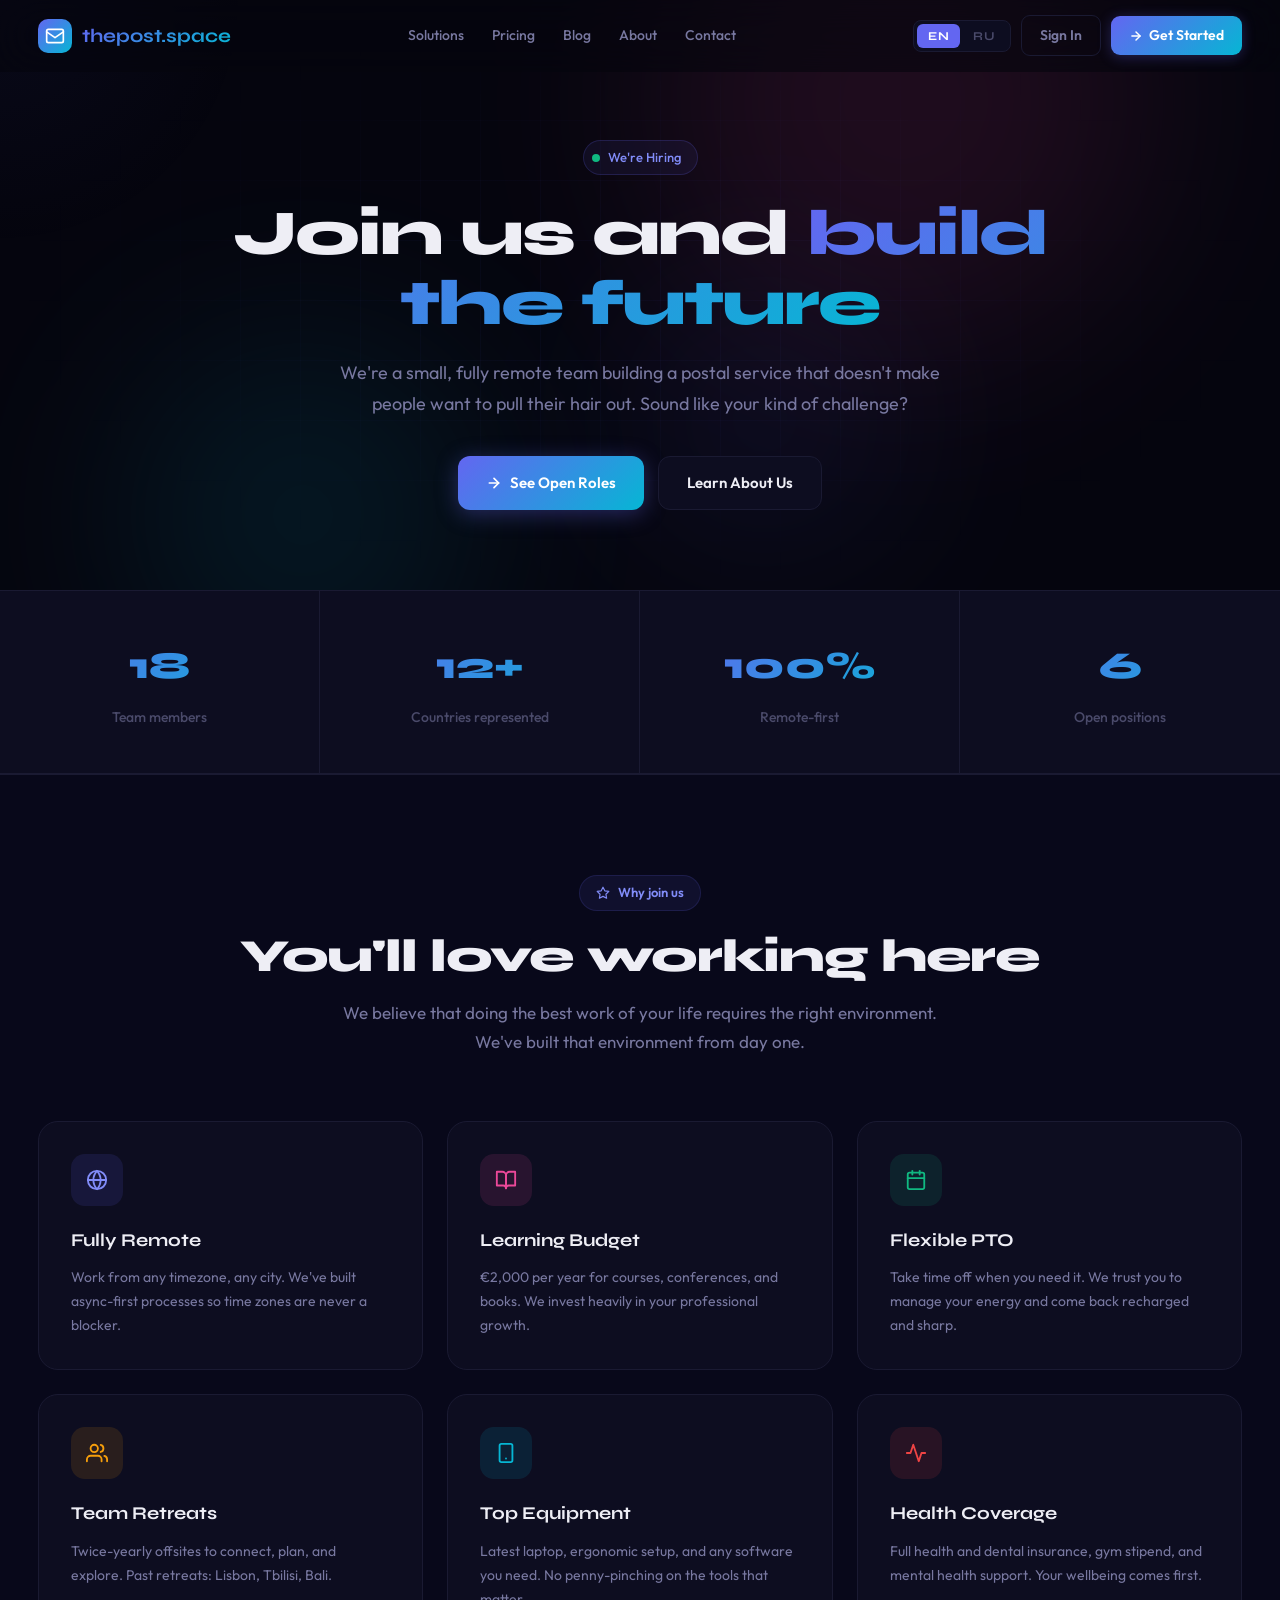
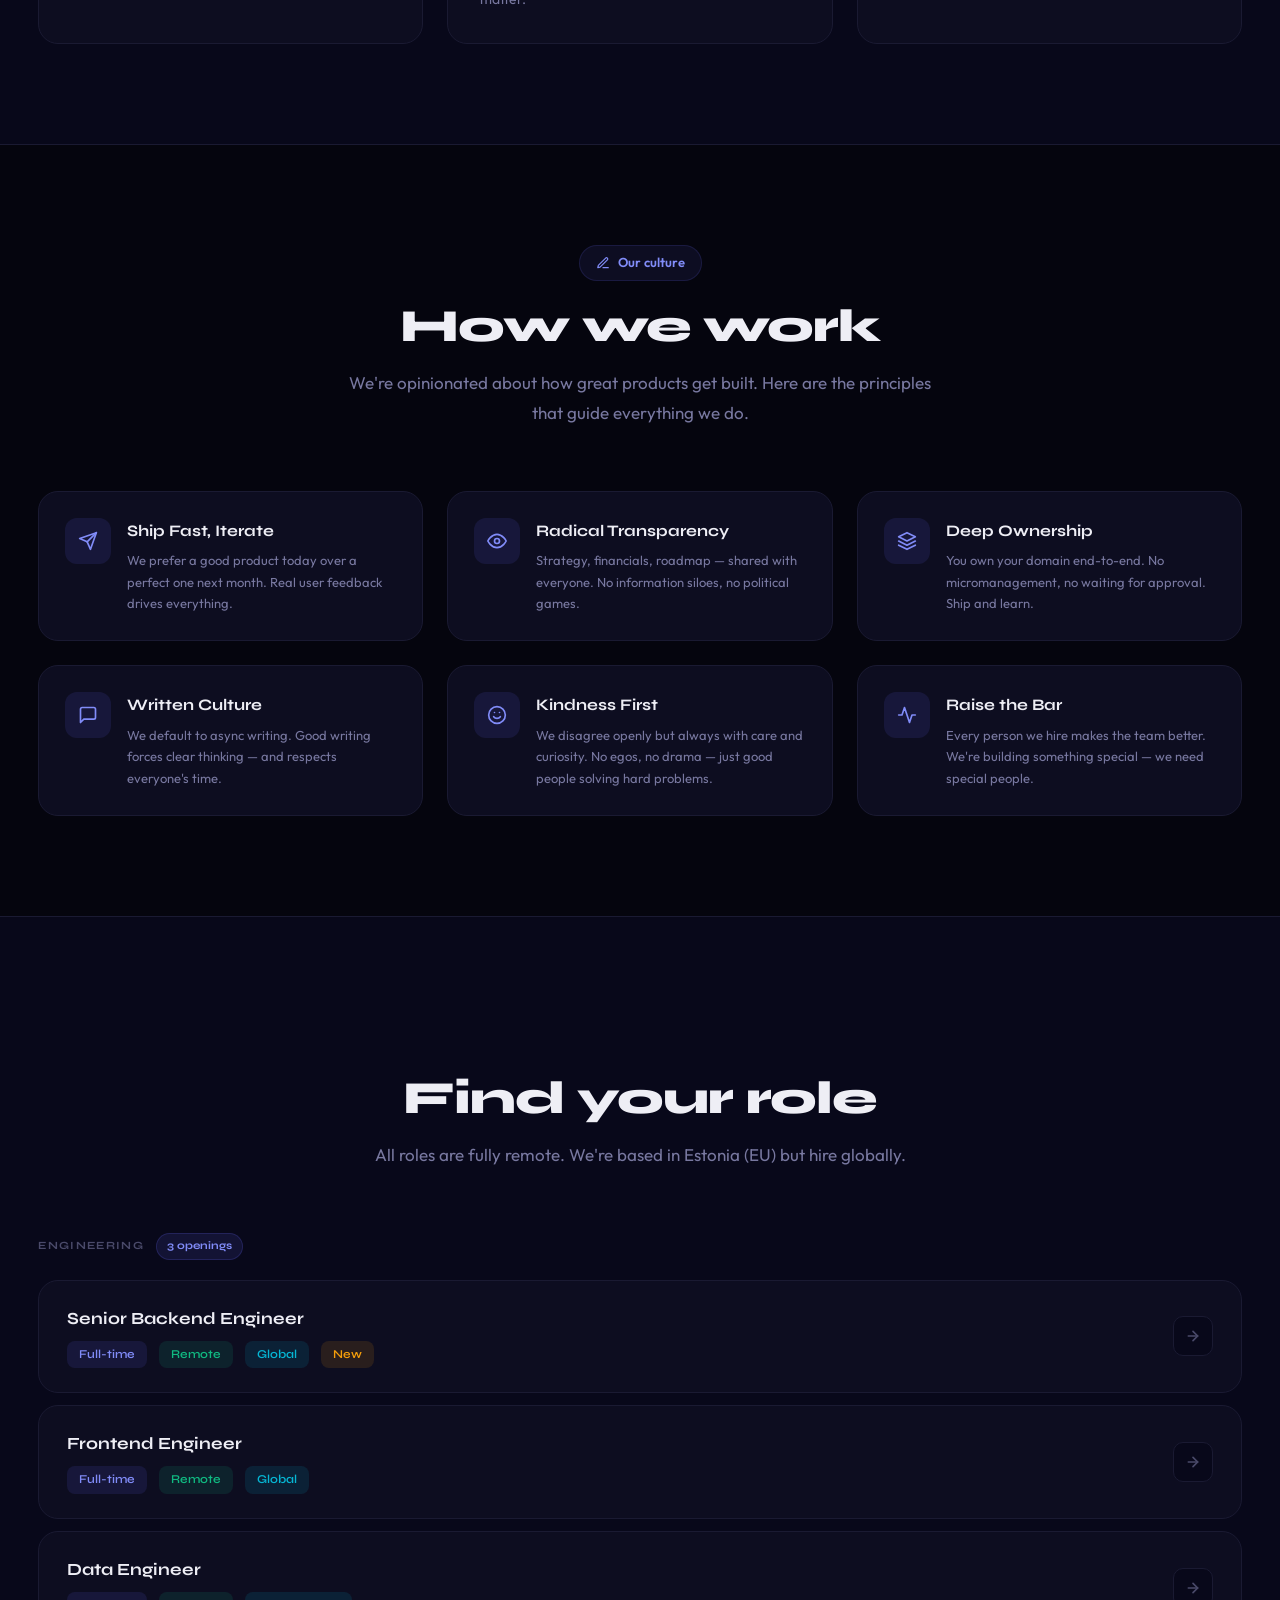
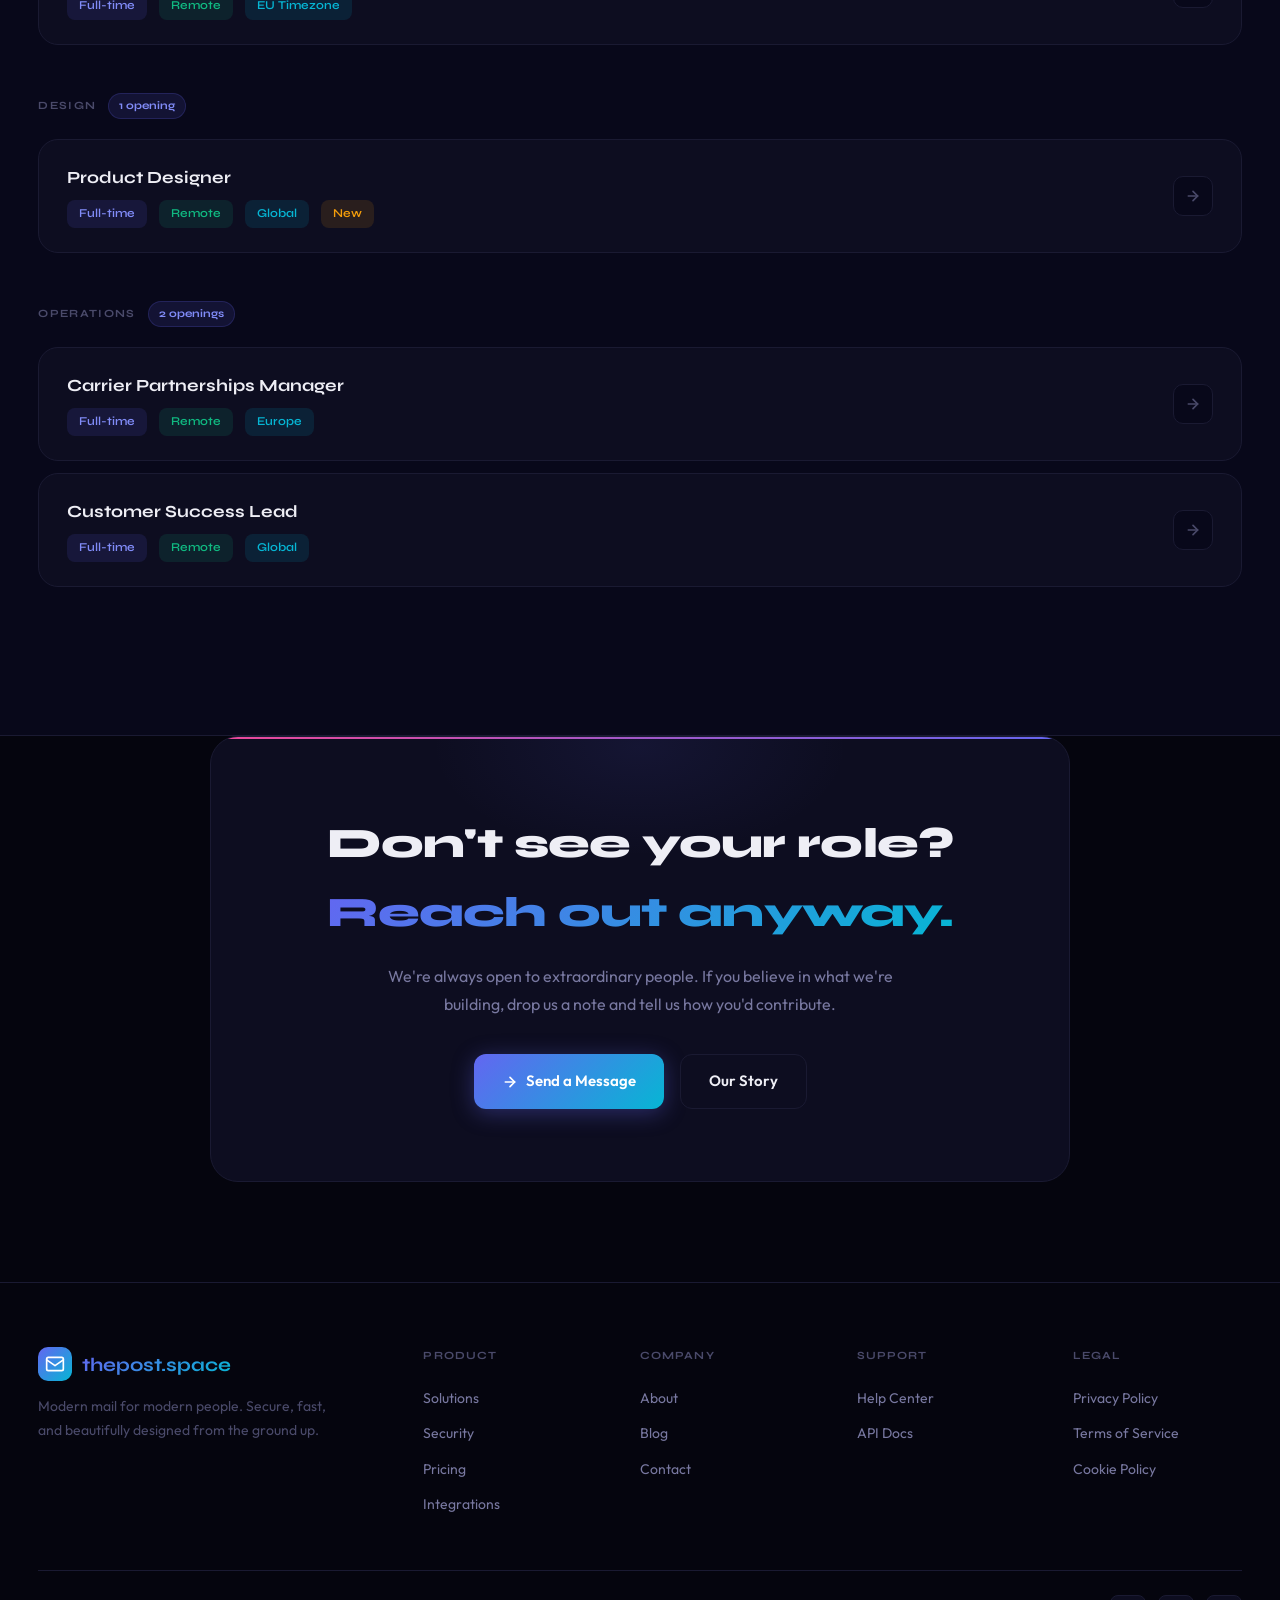
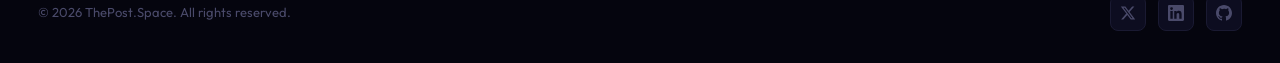
<file: careers.html>
<!DOCTYPE html>
<html lang="en">
<head>
<meta charset="UTF-8">
<meta name="viewport" content="width=device-width, initial-scale=1.0">
<title>Careers — ThePost.Space</title>
<meta name="description" content="Join ThePost.Space and help build the future of international mail. We're hiring passionate, remote-first people to make global shipping simple.">
<meta property="og:title" content="Careers — ThePost.Space">
<meta property="og:description" content="Join the team building a better postal service for the world. Remote-first, mission-driven.">
<meta property="og:type" content="website">
<meta property="og:url" content="https://thepost.space/careers.html">
<link rel="icon" href="data:image/svg+xml,<svg xmlns='http://www.w3.org/2000/svg' viewBox='0 0 32 32'><rect width='32' height='32' rx='8' fill='%236366f1'/><path d='M6 10h20v12a2 2 0 01-2 2H8a2 2 0 01-2-2V10z' fill='none' stroke='white' stroke-width='2'/><path d='M6 10l10 7 10-7' stroke='white' stroke-width='2' stroke-linecap='round'/></svg>">
<link rel="preconnect" href="https://fonts.googleapis.com">
<link rel="preconnect" href="https://fonts.gstatic.com" crossorigin>
<link href="https://fonts.googleapis.com/css2?family=Syne:wght@400;500;600;700;800&family=Outfit:wght@300;400;500;600;700;800&display=swap" rel="stylesheet">
<style>
:root {
  --bg-primary: #05050e;
  --bg-secondary: #08081a;
  --bg-card: #0d0d20;
  --bg-card-hover: #131328;
  --border: #1a1a32;
  --border-light: #252540;
  --text-primary: #eeeef5;
  --text-secondary: #7878a0;
  --text-muted: #4a4a6a;
  --accent: #6366f1;
  --accent-light: #818cf8;
  --accent-dark: #4f46e5;
  --cyan: #06b6d4;
  --green: #10b981;
  --orange: #f59e0b;
  --pink: #ec4899;
  --red: #ef4444;
  --gradient-1: linear-gradient(135deg, #6366f1 0%, #06b6d4 100%);
  --gradient-2: linear-gradient(135deg, #ec4899 0%, #6366f1 100%);
  --gradient-3: linear-gradient(135deg, #06b6d4 0%, #10b981 100%);
  --gradient-4: linear-gradient(135deg, #f59e0b 0%, #ef4444 100%);
  --radius: 12px;
  --radius-lg: 20px;
  --radius-xl: 28px;
  --shadow: 0 4px 30px rgba(0,0,0,0.5);
  --shadow-glow: 0 0 50px rgba(99,102,241,0.18);
  --font-display: 'Syne', -apple-system, sans-serif;
  --font-body: 'Outfit', -apple-system, sans-serif;
}

* { margin: 0; padding: 0; box-sizing: border-box; }
html { scroll-behavior: smooth; }
body { font-family: var(--font-body); background: var(--bg-primary); color: var(--text-primary); overflow-x: hidden; line-height: 1.65; }
h1,h2,h3,h4,h5,h6 { font-family: var(--font-display); }
::-webkit-scrollbar { width: 5px; }
::-webkit-scrollbar-track { background: var(--bg-primary); }
::-webkit-scrollbar-thumb { background: var(--border-light); border-radius: 3px; }
::-webkit-scrollbar-thumb:hover { background: var(--accent); }

.loading-screen { position: fixed; inset: 0; background: var(--bg-primary); display: flex; align-items: center; justify-content: center; z-index: 10000; transition: opacity 0.7s ease, visibility 0.7s ease; }
.loading-screen.hidden { opacity: 0; visibility: hidden; pointer-events: none; }
.loader { display: flex; flex-direction: column; align-items: center; gap: 24px; }
.loader-icon { width: 72px; height: 72px; border-radius: 20px; background: var(--gradient-1); display: flex; align-items: center; justify-content: center; color: white; animation: loaderFloat 2s ease-in-out infinite, loaderGlow 2s ease-in-out infinite; }
@keyframes loaderFloat { 0%,100% { transform: translateY(0) rotate(0deg); } 25% { transform: translateY(-10px) rotate(2deg); } 75% { transform: translateY(-12px) rotate(-2deg); } }
@keyframes loaderGlow { 0%,100% { box-shadow: 0 0 20px rgba(99,102,241,0.3); } 50% { box-shadow: 0 0 55px rgba(99,102,241,0.65); } }
.loader-text { font-family: var(--font-display); font-size: 13px; font-weight: 600; color: var(--text-muted); letter-spacing: 0.15em; text-transform: uppercase; }
.loader-bar { width: 240px; height: 3px; background: var(--border); border-radius: 3px; overflow: hidden; }
.loader-bar-fill { height: 100%; background: var(--gradient-1); border-radius: 3px; animation: loaderFill 1.8s cubic-bezier(0.4,0,0.2,1) forwards; }
@keyframes loaderFill { 0% { width:0; } 30% { width:40%; } 60% { width:70%; } 100% { width:100%; } }

.cursor-glow { position: fixed; width: 500px; height: 500px; border-radius: 50%; background: radial-gradient(circle, rgba(99,102,241,0.05) 0%, transparent 70%); pointer-events: none; z-index: 1; transform: translate(-50%, -50%); transition: left 0.4s ease, top 0.4s ease; will-change: left, top; }

.navbar { position: fixed; top: 0; left: 0; right: 0; z-index: 1000; padding: 0 clamp(16px, 3vw, 48px); height: 72px; display: flex; align-items: center; justify-content: space-between; background: rgba(5,5,14,0.6); backdrop-filter: blur(24px); -webkit-backdrop-filter: blur(24px); border-bottom: 1px solid transparent; transition: all 0.4s ease; }
.navbar.scrolled { border-bottom-color: var(--border); background: rgba(5,5,14,0.92); box-shadow: 0 4px 32px rgba(0,0,0,0.35); }
.navbar-logo { display: flex; align-items: center; gap: 10px; text-decoration: none; }
.navbar-logo-icon { width: 34px; height: 34px; border-radius: 10px; background: var(--gradient-1); display: flex; align-items: center; justify-content: center; color: white; flex-shrink: 0; }
.navbar-logo span { font-family: var(--font-display); font-size: 19px; font-weight: 700; background: var(--gradient-1); -webkit-background-clip: text; -webkit-text-fill-color: transparent; background-clip: text; }
.navbar-links { display: flex; align-items: center; gap: 2px; }
.navbar-links a { color: var(--text-secondary); text-decoration: none; padding: 8px 13px; border-radius: 8px; font-size: 14px; font-weight: 500; transition: all 0.25s ease; position: relative; }
.navbar-links a:hover, .navbar-links a.active { color: var(--text-primary); background: rgba(99,102,241,0.1); }
.navbar-links a.active::after { content:''; position: absolute; bottom: 4px; left: 50%; transform: translateX(-50%); width: 18px; height: 2px; background: var(--accent); border-radius: 1px; }
.navbar-actions { display: flex; align-items: center; gap: 10px; }
.lang-switch { display: flex; align-items: center; background: var(--bg-card); border: 1px solid var(--border); border-radius: 8px; padding: 3px; gap: 2px; }
.lang-btn { padding: 5px 11px; border: none; background: transparent; color: var(--text-muted); font-size: 12px; font-weight: 700; border-radius: 6px; cursor: pointer; transition: all 0.2s ease; font-family: var(--font-display); letter-spacing: 0.05em; }
.lang-btn.active { background: var(--accent); color: white; }
.nav-btn { padding: 8px 18px; border-radius: 9px; font-size: 14px; font-weight: 600; cursor: pointer; transition: all 0.25s ease; font-family: var(--font-body); text-decoration: none; display: inline-flex; align-items: center; gap: 6px; }
.nav-btn-ghost { background: transparent; color: var(--text-secondary); border: 1px solid var(--border); }
.nav-btn-ghost:hover { color: var(--text-primary); border-color: var(--border-light); background: var(--bg-card); }
.nav-btn-primary { background: var(--gradient-1); color: white; border: none; box-shadow: 0 2px 14px rgba(99,102,241,0.3); }
.nav-btn-primary:hover { transform: translateY(-2px); box-shadow: 0 6px 24px rgba(99,102,241,0.5); }
.mobile-menu-btn { display: none; flex-direction: column; gap: 5px; background: none; border: none; cursor: pointer; padding: 8px; }
.mobile-menu-btn span { display: block; width: 22px; height: 2px; background: var(--text-primary); border-radius: 1px; transition: all 0.3s ease; }
.mobile-menu-btn.open span:nth-child(1) { transform: translateY(7px) rotate(45deg); }
.mobile-menu-btn.open span:nth-child(2) { opacity: 0; }
.mobile-menu-btn.open span:nth-child(3) { transform: translateY(-7px) rotate(-45deg); }
.mobile-menu { display: none; position: fixed; top: 72px; left: 0; right: 0; bottom: 0; background: var(--bg-primary); z-index: 999; padding: 20px; overflow-y: auto; }
.mobile-menu.active { display: block; animation: menuSlideIn 0.3s ease; }
@keyframes menuSlideIn { from { opacity:0; transform: translateY(-10px); } to { opacity:1; transform: translateY(0); } }
.mobile-menu a { display: flex; align-items: center; padding: 15px 16px; color: var(--text-secondary); text-decoration: none; font-size: 16px; font-weight: 500; border-bottom: 1px solid var(--border); transition: all 0.2s ease; }
.mobile-menu a:hover { color: var(--text-primary); background: var(--bg-card); border-radius: 8px; }
.mobile-menu-actions { padding: 20px 0; display: flex; flex-direction: column; gap: 12px; }

/* PAGE HERO */
.page-hero { position: relative; min-height: 60vh; display: flex; align-items: center; padding: 140px clamp(16px,3vw,48px) 80px; overflow: hidden; text-align: center; }
.page-hero-bg { position: absolute; inset: 0; overflow: hidden; }
.blob { position: absolute; border-radius: 50%; filter: blur(100px); opacity: 0.11; }
.ph-blob-1 { width: 500px; height: 500px; background: var(--pink); top: -150px; right: 10%; animation: phBlob1 20s ease-in-out infinite; }
.ph-blob-2 { width: 350px; height: 350px; background: var(--cyan); bottom: -100px; left: 10%; animation: phBlob2 18s ease-in-out infinite; }
.ph-blob-3 { width: 250px; height: 250px; background: var(--accent); top: 50%; left: 50%; animation: phBlob3 15s ease-in-out infinite; }
@keyframes phBlob1 { 0%,100% { border-radius: 60% 40% 30% 70%/60% 30% 70% 40%; transform: translate(0,0); } 50% { border-radius: 30% 60% 70% 40%/50% 60% 30% 60%; transform: translate(30px,20px); } }
@keyframes phBlob2 { 0%,100% { border-radius: 40% 60% 70% 30%/40% 50% 50% 60%; } 50% { border-radius: 70% 30% 40% 60%/60% 40% 60% 30%; } }
@keyframes phBlob3 { 0%,100% { border-radius: 50% 50% 40% 60%/50% 40% 60% 50%; transform: translate(-50%,-50%) scale(1); } 50% { border-radius: 40% 60% 60% 40%/60% 50% 40% 60%; transform: translate(-50%,-50%) scale(1.2); } }
.ph-grid { position: absolute; inset: 0; background-image: linear-gradient(rgba(99,102,241,0.04) 1px, transparent 1px), linear-gradient(90deg, rgba(99,102,241,0.04) 1px, transparent 1px); background-size: 60px 60px; mask-image: radial-gradient(ellipse at center, black 20%, transparent 70%); -webkit-mask-image: radial-gradient(ellipse at center, black 20%, transparent 70%); }
.page-hero-content { position: relative; z-index: 2; max-width: 820px; margin: 0 auto; }
.page-hero-badge { display: inline-flex; align-items: center; gap: 8px; padding: 6px 16px 6px 8px; background: rgba(99,102,241,0.08); border: 1px solid rgba(99,102,241,0.2); border-radius: 100px; font-size: 13px; font-weight: 500; color: var(--accent-light); margin-bottom: 24px; animation: badgePulse 3.5s ease-in-out infinite; }
@keyframes badgePulse { 0%,100% { box-shadow: 0 0 0 0 rgba(99,102,241,0); } 50% { box-shadow: 0 0 0 10px rgba(99,102,241,0.06); } }
.page-hero-badge .dot { width: 8px; height: 8px; background: var(--green); border-radius: 50%; animation: dotPulse 2s infinite; }
@keyframes dotPulse { 0%,100% { box-shadow: 0 0 0 0 rgba(16,185,129,0.5); } 50% { box-shadow: 0 0 0 7px rgba(16,185,129,0); } }
.page-hero h1 { font-size: clamp(36px,5vw,64px); font-weight: 800; line-height: 1.08; margin-bottom: 20px; letter-spacing: -0.03em; opacity: 0; animation: fadeUp 0.8s 0.3s cubic-bezier(0.16,1,0.3,1) forwards; }
.gradient-text { background: var(--gradient-1); -webkit-background-clip: text; -webkit-text-fill-color: transparent; background-clip: text; }
.page-hero p { font-size: 18px; color: var(--text-secondary); line-height: 1.72; max-width: 600px; margin: 0 auto 36px; opacity: 0; animation: fadeUp 0.8s 0.5s cubic-bezier(0.16,1,0.3,1) forwards; }
.hero-cta-row { display: flex; gap: 14px; justify-content: center; flex-wrap: wrap; opacity: 0; animation: fadeUp 0.8s 0.7s cubic-bezier(0.16,1,0.3,1) forwards; }
@keyframes fadeUp { from { opacity:0; transform: translateY(22px); } to { opacity:1; transform: translateY(0); } }

/* ANIMATIONS */
.aos { opacity:0; transform: translateY(42px); transition: all 0.85s cubic-bezier(0.16,1,0.3,1); }
.aos.visible { opacity:1; transform: translateY(0); }
.aos-left { opacity:0; transform: translateX(-52px); transition: all 0.85s cubic-bezier(0.16,1,0.3,1); }
.aos-left.visible { opacity:1; transform: translateX(0); }
.aos-right { opacity:0; transform: translateX(52px); transition: all 0.85s cubic-bezier(0.16,1,0.3,1); }
.aos-right.visible { opacity:1; transform: translateX(0); }
.aos-scale { opacity:0; transform: scale(0.88); transition: all 0.85s cubic-bezier(0.16,1,0.3,1); }
.aos-scale.visible { opacity:1; transform: scale(1); }
.d1 { transition-delay: 0.1s !important; } .d2 { transition-delay: 0.2s !important; }
.d3 { transition-delay: 0.3s !important; } .d4 { transition-delay: 0.4s !important; }
.d5 { transition-delay: 0.5s !important; } .d6 { transition-delay: 0.6s !important; }

/* SECTION */
.section { padding: 100px clamp(16px,3vw,48px); max-width: 1380px; margin: 0 auto; }
.section-header { text-align: center; margin-bottom: 64px; }
.section-label { display: inline-flex; align-items: center; gap: 8px; padding: 6px 16px; background: rgba(99,102,241,0.09); border: 1px solid rgba(99,102,241,0.15); border-radius: 100px; font-size: 13px; font-weight: 600; color: var(--accent-light); margin-bottom: 20px; }
.section-title { font-size: clamp(28px,4vw,46px); font-weight: 800; line-height: 1.12; margin-bottom: 16px; letter-spacing: -0.025em; }
.section-subtitle { font-size: 17px; color: var(--text-secondary); max-width: 600px; margin: 0 auto; line-height: 1.72; }

/* WHY WORK HERE */
.perks-section { padding: 100px clamp(16px,3vw,48px); background: var(--bg-secondary); border-top: 1px solid var(--border); border-bottom: 1px solid var(--border); }
.perks-grid { display: grid; grid-template-columns: repeat(3, 1fr); gap: 24px; max-width: 1380px; margin: 0 auto; }
.perk-card { background: var(--bg-card); border: 1px solid var(--border); border-radius: var(--radius-lg); padding: 32px; transition: all 0.4s cubic-bezier(0.16,1,0.3,1); position: relative; overflow: hidden; }
.perk-card::before { content:''; position: absolute; top:0; left:0; right:0; height: 2px; opacity: 0; transition: opacity 0.3s ease; }
.perk-card:nth-child(1)::before { background: var(--gradient-1); }
.perk-card:nth-child(2)::before { background: var(--gradient-2); }
.perk-card:nth-child(3)::before { background: var(--gradient-3); }
.perk-card:nth-child(4)::before { background: var(--gradient-4); }
.perk-card:nth-child(5)::before { background: linear-gradient(135deg,#10b981,#06b6d4); }
.perk-card:nth-child(6)::before { background: linear-gradient(135deg,#ec4899,#f59e0b); }
.perk-card:hover { border-color: var(--border-light); transform: translateY(-6px); box-shadow: var(--shadow-glow); }
.perk-card:hover::before { opacity: 1; }
.perk-icon { width: 52px; height: 52px; border-radius: 14px; display: flex; align-items: center; justify-content: center; margin-bottom: 20px; background: rgba(99,102,241,0.12); color: var(--accent-light); transition: transform 0.3s ease; }
.perk-card:hover .perk-icon { transform: scale(1.1) rotate(-5deg); }
.perk-card:nth-child(2) .perk-icon { background: rgba(236,72,153,0.12); color: var(--pink); }
.perk-card:nth-child(3) .perk-icon { background: rgba(16,185,129,0.12); color: var(--green); }
.perk-card:nth-child(4) .perk-icon { background: rgba(245,158,11,0.12); color: var(--orange); }
.perk-card:nth-child(5) .perk-icon { background: rgba(6,182,212,0.12); color: var(--cyan); }
.perk-card:nth-child(6) .perk-icon { background: rgba(239,68,68,0.12); color: var(--red); }
.perk-card h3 { font-size: 18px; font-weight: 700; margin-bottom: 10px; }
.perk-card p { font-size: 14px; color: var(--text-secondary); line-height: 1.72; }

/* STATS ROW */
.stats-row { background: var(--bg-card); border-top: 1px solid var(--border); border-bottom: 1px solid var(--border); }
.stats-inner { display: grid; grid-template-columns: repeat(4, 1fr); max-width: 1380px; margin: 0 auto; }
.stat-item { padding: 44px 32px; text-align: center; border-right: 1px solid var(--border); position: relative; overflow: hidden; transition: background 0.3s ease; }
.stat-item:last-child { border-right: none; }
.stat-item::after { content:''; position: absolute; bottom:0; left:0; right:0; height:2px; background:var(--gradient-1); transform:scaleX(0); transition:transform 0.4s ease; }
.stat-item:hover::after { transform:scaleX(1); }
.stat-item:hover { background: var(--bg-card-hover); }
.stat-number { font-family: var(--font-display); font-size: 38px; font-weight: 900; background: var(--gradient-1); -webkit-background-clip: text; -webkit-text-fill-color: transparent; background-clip: text; margin-bottom: 8px; }
.stat-label { font-size: 14px; color: var(--text-muted); font-weight: 500; }

/* HOW WE WORK */
.work-section { padding: 100px clamp(16px,3vw,48px); max-width: 1380px; margin: 0 auto; }
.work-grid { display: grid; grid-template-columns: repeat(3, 1fr); gap: 24px; }
.work-card { display: flex; gap: 16px; padding: 26px; background: var(--bg-card); border: 1px solid var(--border); border-radius: var(--radius-lg); transition: all 0.3s ease; }
.work-card:hover { border-color: var(--accent); transform: translateY(-4px); box-shadow: var(--shadow-glow); }
.work-icon { width: 46px; height: 46px; border-radius: 12px; flex-shrink: 0; display: flex; align-items: center; justify-content: center; background: rgba(99,102,241,0.12); color: var(--accent-light); transition: transform 0.3s ease; }
.work-card:hover .work-icon { transform: scale(1.1) rotate(-5deg); }
.work-card h3 { font-size: 16px; font-weight: 700; margin-bottom: 6px; transition: color 0.3s ease; }
.work-card:hover h3 { color: var(--accent-light); }
.work-card p { font-size: 13px; color: var(--text-secondary); line-height: 1.65; }

/* OPENINGS */
.openings-section { padding: 100px clamp(16px,3vw,48px); background: var(--bg-secondary); border-top: 1px solid var(--border); border-bottom: 1px solid var(--border); }
.openings-inner { max-width: 1380px; margin: 0 auto; }
.dept-group { margin-bottom: 48px; }
.dept-header { display: flex; align-items: center; gap: 12px; margin-bottom: 20px; }
.dept-label { font-family: var(--font-display); font-size: 11px; font-weight: 700; text-transform: uppercase; letter-spacing: 0.12em; color: var(--text-muted); }
.dept-count { font-size: 11px; padding: 3px 10px; background: rgba(99,102,241,0.12); border: 1px solid rgba(99,102,241,0.2); border-radius: 100px; color: var(--accent-light); font-weight: 700; font-family: var(--font-display); }
.job-list { display: flex; flex-direction: column; gap: 12px; }
.job-card { background: var(--bg-card); border: 1px solid var(--border); border-radius: var(--radius-lg); padding: 24px 28px; display: flex; align-items: center; justify-content: space-between; gap: 20px; transition: all 0.3s ease; text-decoration: none; color: inherit; }
.job-card:hover { border-color: var(--border-light); background: var(--bg-card-hover); transform: translateX(6px); box-shadow: var(--shadow-glow); }
.job-info h3 { font-size: 17px; font-weight: 700; margin-bottom: 8px; transition: color 0.3s ease; }
.job-card:hover .job-info h3 { color: var(--accent-light); }
.job-meta { display: flex; gap: 12px; flex-wrap: wrap; }
.job-badge { display: inline-flex; align-items: center; gap: 5px; font-size: 12px; padding: 4px 12px; border-radius: 8px; font-weight: 600; font-family: var(--font-display); }
.badge-type { background: rgba(99,102,241,0.12); color: var(--accent-light); }
.badge-remote { background: rgba(16,185,129,0.12); color: var(--green); }
.badge-location { background: rgba(6,182,212,0.12); color: var(--cyan); }
.badge-new { background: rgba(245,158,11,0.12); color: var(--orange); }
.job-arrow { width: 40px; height: 40px; border-radius: 10px; background: var(--bg-secondary); border: 1px solid var(--border); display: flex; align-items: center; justify-content: center; color: var(--text-muted); flex-shrink: 0; transition: all 0.3s ease; }
.job-card:hover .job-arrow { background: var(--accent); border-color: var(--accent); color: white; transform: translateX(4px); }

/* CTA */
.cta-wrap { padding: 0 clamp(16px,3vw,48px) 100px; }
.cta-box { max-width: 860px; margin: 0 auto; background: var(--bg-card); border: 1px solid var(--border); border-radius: var(--radius-xl); padding: 72px 48px; position: relative; overflow: hidden; text-align: center; }
.cta-box::before { content:''; position:absolute; top:0; left:0; right:0; height:2px; background:var(--gradient-2); }
.cta-box::after { content:''; position:absolute; top:-100px; left:50%; transform:translateX(-50%); width:420px; height:220px; background:radial-gradient(ellipse, rgba(99,102,241,0.09) 0%, transparent 70%); pointer-events:none; }
.cta-box h2 { font-size: clamp(28px,3.5vw,42px); font-weight: 800; margin-bottom: 16px; position: relative; z-index:1; letter-spacing: -0.02em; }
.cta-box p { font-size: 16px; color: var(--text-secondary); margin-bottom: 36px; max-width: 520px; margin-left: auto; margin-right: auto; position: relative; z-index:1; line-height:1.72; }
.cta-actions { display: flex; gap: 16px; justify-content: center; position: relative; z-index:1; flex-wrap: wrap; }
.btn { display: inline-flex; align-items: center; gap: 8px; padding: 14px 28px; border-radius: 12px; font-size: 15px; font-weight: 600; text-decoration: none; cursor: pointer; transition: all 0.3s cubic-bezier(0.16,1,0.3,1); border: none; font-family: var(--font-body); position: relative; overflow: hidden; }
.btn-primary { background: var(--gradient-1); color: white; box-shadow: 0 4px 22px rgba(99,102,241,0.35); }
.btn-primary:hover { transform: translateY(-3px); box-shadow: 0 10px 40px rgba(99,102,241,0.55); }
.btn-primary::before { content:''; position:absolute; inset:0; background:linear-gradient(135deg,transparent,rgba(255,255,255,0.18),transparent); transform:translateX(-110%); transition:transform 0.6s ease; }
.btn-primary:hover::before { transform:translateX(110%); }
.btn-secondary { background: var(--bg-card); color: var(--text-primary); border: 1px solid var(--border); }
.btn-secondary:hover { border-color: var(--accent); background: var(--bg-card-hover); transform: translateY(-3px); }

.ripple { position:absolute; border-radius:50%; background:rgba(255,255,255,0.18); animation:rippleA 0.65s ease-out; pointer-events:none; }
@keyframes rippleA { 0%{transform:scale(0);opacity:1} 100%{transform:scale(4.5);opacity:0} }

/* FOOTER */
.footer { border-top: 1px solid var(--border); padding: 64px clamp(16px,3vw,48px) 32px; max-width: 1380px; margin: 0 auto; }
.footer-grid { display: grid; grid-template-columns: 2fr 1fr 1fr 1fr 1fr; gap: 48px; margin-bottom: 48px; }
.footer-brand p { font-size: 14px; color: var(--text-muted); line-height: 1.72; margin-top: 12px; max-width: 300px; }
.footer-col h4 { font-family: var(--font-display); font-size: 11px; font-weight: 700; text-transform: uppercase; letter-spacing: 0.1em; color: var(--text-muted); margin-bottom: 16px; }
.footer-col a { display: block; color: var(--text-secondary); text-decoration: none; font-size: 14px; padding: 6px 0; transition: all 0.2s ease; }
.footer-col a:hover { color: var(--accent-light); transform: translateX(4px); }
.footer-bottom { display: flex; align-items: center; justify-content: space-between; padding-top: 24px; border-top: 1px solid var(--border); font-size: 13px; color: var(--text-muted); flex-wrap: wrap; gap: 16px; }
.footer-social { display: flex; gap: 12px; }
.footer-social a { width: 36px; height: 36px; border-radius: 8px; background: var(--bg-card); border: 1px solid var(--border); display: flex; align-items: center; justify-content: center; color: var(--text-muted); text-decoration: none; transition: all 0.3s ease; }
.footer-social a:hover { border-color: var(--accent); color: var(--accent-light); transform: translateY(-3px); box-shadow: var(--shadow-glow); }
.footer-social a svg { width: 16px; height: 16px; }

@media (max-width: 1024px) {
  .perks-grid, .work-grid { grid-template-columns: repeat(2, 1fr); }
  .stats-inner { grid-template-columns: repeat(2, 1fr); }
  .stat-item { border-right: none; border-bottom: 1px solid var(--border); }
  .stat-item:nth-child(odd) { border-right: 1px solid var(--border); }
  .footer-grid { grid-template-columns: repeat(3, 1fr); }
}
@media (max-width: 768px) {
  .navbar-links, .nav-btn-ghost { display: none; }
  .mobile-menu-btn { display: flex; }
  .perks-grid, .work-grid { grid-template-columns: 1fr; }
  .stats-inner { grid-template-columns: 1fr; }
  .stat-item { border-right: none; border-bottom: 1px solid var(--border); }
  .job-card { flex-direction: column; align-items: flex-start; }
  .job-arrow { display: none; }
  .cta-box { padding: 40px 24px; }
  .cta-actions { flex-direction: column; align-items: center; }
  .footer-grid { grid-template-columns: 1fr; }
  .section, .perks-section, .work-section, .openings-section, .cta-wrap { padding: 60px 16px; }
}
</style>
</head>
<body>

<div class="loading-screen" id="loadingScreen" aria-hidden="true" role="status">
  <div class="loader">
    <div class="loader-icon">
      <svg width="32" height="32" viewBox="0 0 24 24" fill="none" stroke="currentColor" stroke-width="2" stroke-linecap="round" stroke-linejoin="round"><path d="M20 7H4a2 2 0 00-2 2v6a2 2 0 002 2h16a2 2 0 002-2V9a2 2 0 00-2-2z"/><path d="M16 21V5a2 2 0 00-2-2h-4a2 2 0 00-2 2v16"/></svg>
    </div>
    <span class="loader-text">Loading Careers</span>
    <div class="loader-bar"><div class="loader-bar-fill"></div></div>
  </div>
</div>

<div class="cursor-glow" id="cursorGlow" aria-hidden="true"></div>

<nav class="navbar" id="navbar" role="navigation" aria-label="Main navigation">
  <a class="navbar-logo" href="index.html" aria-label="ThePost.Space homepage">
    <div class="navbar-logo-icon" aria-hidden="true">
      <svg width="20" height="20" viewBox="0 0 24 24" fill="none" stroke="currentColor" stroke-width="2" stroke-linecap="round" stroke-linejoin="round"><rect x="2" y="4" width="20" height="16" rx="2"/><path d="m22 7-10 7L2 7"/></svg>
    </div>
    <span>thepost.space</span>
  </a>
  <div class="navbar-links">
    <a href="solutions.html">Solutions</a>
    <a href="pricing.html">Pricing</a>
    <a href="blog.html">Blog</a>
    <a href="about.html">About</a>
    <a href="contact.html">Contact</a>
  </div>
  <div class="navbar-actions">
    <div class="lang-switch" role="group" aria-label="Language selector">
      <button class="lang-btn active" id="langEn" onclick="switchLang('en')" aria-pressed="true">EN</button>
      <button class="lang-btn" id="langRu" onclick="switchLang('ru')" aria-pressed="false">RU</button>
    </div>
    <a href="#" class="nav-btn nav-btn-ghost">Sign In</a>
    <a href="contact.html" class="nav-btn nav-btn-primary">
      <svg width="14" height="14" viewBox="0 0 24 24" fill="none" stroke="currentColor" stroke-width="2.5" stroke-linecap="round" stroke-linejoin="round" aria-hidden="true"><path d="M5 12h14"/><path d="m12 5 7 7-7 7"/></svg>
      Get Started
    </a>
  </div>
  <button class="mobile-menu-btn" id="mobileMenuBtn" onclick="toggleMobileMenu()" aria-expanded="false" aria-controls="mobileMenu" aria-label="Toggle menu">
    <span></span><span></span><span></span>
  </button>
</nav>

<nav class="mobile-menu" id="mobileMenu" aria-hidden="true">
  <a href="solutions.html">Solutions</a>
  <a href="pricing.html">Pricing</a>
  <a href="blog.html">Blog</a>
  <a href="about.html">About</a>
  <a href="contact.html">Contact</a>
  <div class="mobile-menu-actions">
    <a href="#" class="nav-btn nav-btn-ghost" style="justify-content:center;">Sign In</a>
    <a href="contact.html" class="nav-btn nav-btn-primary" style="justify-content:center;">Get Started</a>
  </div>
</nav>

<!-- HERO -->
<section class="page-hero" aria-labelledby="careersTitle">
  <div class="page-hero-bg" aria-hidden="true">
    <div class="blob ph-blob-1"></div>
    <div class="blob ph-blob-2"></div>
    <div class="blob ph-blob-3"></div>
    <div class="ph-grid"></div>
  </div>
  <div class="page-hero-content">
    <div class="page-hero-badge">
      <span class="dot" aria-hidden="true"></span>
      We're Hiring
    </div>
    <h1 id="careersTitle">Join us and <span class="gradient-text">build the future</span></h1>
    <p>We're a small, fully remote team building a postal service that doesn't make people want to pull their hair out. Sound like your kind of challenge?</p>
    <div class="hero-cta-row">
      <a href="#openings" class="btn btn-primary">
        <svg width="16" height="16" viewBox="0 0 24 24" fill="none" stroke="currentColor" stroke-width="2.5" stroke-linecap="round" stroke-linejoin="round" aria-hidden="true"><path d="M5 12h14"/><path d="m12 5 7 7-7 7"/></svg>
        See Open Roles
      </a>
      <a href="about.html" class="btn btn-secondary">Learn About Us</a>
    </div>
  </div>
</section>

<!-- STATS -->
<div class="stats-row" role="region" aria-label="Company statistics">
  <div class="stats-inner">
    <div class="stat-item aos">
      <div class="stat-number">18</div>
      <div class="stat-label">Team members</div>
    </div>
    <div class="stat-item aos d1">
      <div class="stat-number">12+</div>
      <div class="stat-label">Countries represented</div>
    </div>
    <div class="stat-item aos d2">
      <div class="stat-number">100%</div>
      <div class="stat-label">Remote-first</div>
    </div>
    <div class="stat-item aos d3">
      <div class="stat-number">6</div>
      <div class="stat-label">Open positions</div>
    </div>
  </div>
</div>

<!-- WHY WORK HERE -->
<section class="perks-section" aria-labelledby="perksTitle">
  <div class="section-header">
    <div class="section-label aos">
      <svg width="14" height="14" viewBox="0 0 24 24" fill="none" stroke="currentColor" stroke-width="2" stroke-linecap="round" stroke-linejoin="round" aria-hidden="true"><path d="M12 2l3.09 6.26L22 9.27l-5 4.87 1.18 6.88L12 17.77l-6.18 3.25L7 14.14 2 9.27l6.91-1.01L12 2z"/></svg>
      Why join us
    </div>
    <h2 id="perksTitle" class="section-title aos d1">You'll love working here</h2>
    <p class="section-subtitle aos d2">We believe that doing the best work of your life requires the right environment. We've built that environment from day one.</p>
  </div>
  <div class="perks-grid">
    <div class="perk-card aos d1">
      <div class="perk-icon" aria-hidden="true">
        <svg width="22" height="22" viewBox="0 0 24 24" fill="none" stroke="currentColor" stroke-width="2" stroke-linecap="round" stroke-linejoin="round"><circle cx="12" cy="12" r="10"/><line x1="2" y1="12" x2="22" y2="12"/><path d="M12 2a15.3 15.3 0 014 10 15.3 15.3 0 01-4 10 15.3 15.3 0 01-4-10 15.3 15.3 0 014-10z"/></svg>
      </div>
      <h3>Fully Remote</h3>
      <p>Work from any timezone, any city. We've built async-first processes so time zones are never a blocker.</p>
    </div>
    <div class="perk-card aos d2">
      <div class="perk-icon" aria-hidden="true">
        <svg width="22" height="22" viewBox="0 0 24 24" fill="none" stroke="currentColor" stroke-width="2" stroke-linecap="round" stroke-linejoin="round"><path d="M2 3h6a4 4 0 014 4v14a3 3 0 00-3-3H2z"/><path d="M22 3h-6a4 4 0 00-4 4v14a3 3 0 013-3h7z"/></svg>
      </div>
      <h3>Learning Budget</h3>
      <p>€2,000 per year for courses, conferences, and books. We invest heavily in your professional growth.</p>
    </div>
    <div class="perk-card aos d3">
      <div class="perk-icon" aria-hidden="true">
        <svg width="22" height="22" viewBox="0 0 24 24" fill="none" stroke="currentColor" stroke-width="2" stroke-linecap="round" stroke-linejoin="round"><rect x="3" y="4" width="18" height="18" rx="2" ry="2"/><line x1="16" y1="2" x2="16" y2="6"/><line x1="8" y1="2" x2="8" y2="6"/><line x1="3" y1="10" x2="21" y2="10"/></svg>
      </div>
      <h3>Flexible PTO</h3>
      <p>Take time off when you need it. We trust you to manage your energy and come back recharged and sharp.</p>
    </div>
    <div class="perk-card aos d1">
      <div class="perk-icon" aria-hidden="true">
        <svg width="22" height="22" viewBox="0 0 24 24" fill="none" stroke="currentColor" stroke-width="2" stroke-linecap="round" stroke-linejoin="round"><path d="M17 21v-2a4 4 0 00-4-4H5a4 4 0 00-4 4v2"/><circle cx="9" cy="7" r="4"/><path d="M23 21v-2a4 4 0 00-3-3.87"/><path d="M16 3.13a4 4 0 010 7.75"/></svg>
      </div>
      <h3>Team Retreats</h3>
      <p>Twice-yearly offsites to connect, plan, and explore. Past retreats: Lisbon, Tbilisi, Bali.</p>
    </div>
    <div class="perk-card aos d2">
      <div class="perk-icon" aria-hidden="true">
        <svg width="22" height="22" viewBox="0 0 24 24" fill="none" stroke="currentColor" stroke-width="2" stroke-linecap="round" stroke-linejoin="round"><rect x="5" y="2" width="14" height="20" rx="2" ry="2"/><line x1="12" y1="18" x2="12.01" y2="18"/></svg>
      </div>
      <h3>Top Equipment</h3>
      <p>Latest laptop, ergonomic setup, and any software you need. No penny-pinching on the tools that matter.</p>
    </div>
    <div class="perk-card aos d3">
      <div class="perk-icon" aria-hidden="true">
        <svg width="22" height="22" viewBox="0 0 24 24" fill="none" stroke="currentColor" stroke-width="2" stroke-linecap="round" stroke-linejoin="round"><path d="M22 12h-4l-3 9L9 3l-3 9H2"/></svg>
      </div>
      <h3>Health Coverage</h3>
      <p>Full health and dental insurance, gym stipend, and mental health support. Your wellbeing comes first.</p>
    </div>
  </div>
</section>

<!-- HOW WE WORK -->
<section class="work-section" aria-labelledby="workTitle">
  <div class="section-header">
    <div class="section-label aos">
      <svg width="14" height="14" viewBox="0 0 24 24" fill="none" stroke="currentColor" stroke-width="2" stroke-linecap="round" stroke-linejoin="round" aria-hidden="true"><path d="M12 20h9"/><path d="M16.5 3.5a2.121 2.121 0 013 3L7 19l-4 1 1-4L16.5 3.5z"/></svg>
      Our culture
    </div>
    <h2 id="workTitle" class="section-title aos d1">How we work</h2>
    <p class="section-subtitle aos d2">We're opinionated about how great products get built. Here are the principles that guide everything we do.</p>
  </div>
  <div class="work-grid">
    <div class="work-card aos d1">
      <div class="work-icon" aria-hidden="true">
        <svg width="20" height="20" viewBox="0 0 24 24" fill="none" stroke="currentColor" stroke-width="2" stroke-linecap="round" stroke-linejoin="round"><path d="M22 2L11 13"/><path d="M22 2L15 22 11 13 2 9l20-7z"/></svg>
      </div>
      <div>
        <h3>Ship Fast, Iterate</h3>
        <p>We prefer a good product today over a perfect one next month. Real user feedback drives everything.</p>
      </div>
    </div>
    <div class="work-card aos d2">
      <div class="work-icon" aria-hidden="true">
        <svg width="20" height="20" viewBox="0 0 24 24" fill="none" stroke="currentColor" stroke-width="2" stroke-linecap="round" stroke-linejoin="round"><path d="M1 12s4-8 11-8 11 8 11 8-4 8-11 8-11-8-11-8z"/><circle cx="12" cy="12" r="3"/></svg>
      </div>
      <div>
        <h3>Radical Transparency</h3>
        <p>Strategy, financials, roadmap — shared with everyone. No information siloes, no political games.</p>
      </div>
    </div>
    <div class="work-card aos d3">
      <div class="work-icon" aria-hidden="true">
        <svg width="20" height="20" viewBox="0 0 24 24" fill="none" stroke="currentColor" stroke-width="2" stroke-linecap="round" stroke-linejoin="round"><polygon points="12 2 2 7 12 12 22 7 12 2"/><polyline points="2 17 12 22 22 17"/><polyline points="2 12 12 17 22 12"/></svg>
      </div>
      <div>
        <h3>Deep Ownership</h3>
        <p>You own your domain end-to-end. No micromanagement, no waiting for approval. Ship and learn.</p>
      </div>
    </div>
    <div class="work-card aos d1">
      <div class="work-icon" aria-hidden="true">
        <svg width="20" height="20" viewBox="0 0 24 24" fill="none" stroke="currentColor" stroke-width="2" stroke-linecap="round" stroke-linejoin="round"><path d="M21 15a2 2 0 01-2 2H7l-4 4V5a2 2 0 012-2h14a2 2 0 012 2z"/></svg>
      </div>
      <div>
        <h3>Written Culture</h3>
        <p>We default to async writing. Good writing forces clear thinking — and respects everyone's time.</p>
      </div>
    </div>
    <div class="work-card aos d2">
      <div class="work-icon" aria-hidden="true">
        <svg width="20" height="20" viewBox="0 0 24 24" fill="none" stroke="currentColor" stroke-width="2" stroke-linecap="round" stroke-linejoin="round"><circle cx="12" cy="12" r="10"/><path d="M8 14s1.5 2 4 2 4-2 4-2"/><line x1="9" y1="9" x2="9.01" y2="9"/><line x1="15" y1="9" x2="15.01" y2="9"/></svg>
      </div>
      <div>
        <h3>Kindness First</h3>
        <p>We disagree openly but always with care and curiosity. No egos, no drama — just good people solving hard problems.</p>
      </div>
    </div>
    <div class="work-card aos d3">
      <div class="work-icon" aria-hidden="true">
        <svg width="20" height="20" viewBox="0 0 24 24" fill="none" stroke="currentColor" stroke-width="2" stroke-linecap="round" stroke-linejoin="round"><polyline points="22 12 18 12 15 21 9 3 6 12 2 12"/></svg>
      </div>
      <div>
        <h3>Raise the Bar</h3>
        <p>Every person we hire makes the team better. We're building something special — we need special people.</p>
      </div>
    </div>
  </div>
</section>

<!-- OPEN POSITIONS -->
<section class="openings-section" id="openings" aria-labelledby="openingsTitle">
  <div class="openings-inner">
    <div class="section-header">
      <div class="section-label aos">
        <svg width="14" height="14" viewBox="0 0 24 24" fill="none" stroke="currentColor" stroke-width="2" stroke-linecap="round" stroke-linejoin="round" aria-hidden="true"><rect x="2" y="7" width="20" height="14" rx="2" ry="2"/><path d="M16 21V5a2 2 0 00-2-2h-4a2 2 0 00-2 2v16"/></svg>
        Current openings
      </div>
      <h2 id="openingsTitle" class="section-title aos d1">Find your role</h2>
      <p class="section-subtitle aos d2">All roles are fully remote. We're based in Estonia (EU) but hire globally.</p>
    </div>

    <!-- Engineering -->
    <div class="dept-group">
      <div class="dept-header">
        <span class="dept-label">Engineering</span>
        <span class="dept-count">3 openings</span>
      </div>
      <div class="job-list">
        <a class="job-card aos" href="contact.html" aria-label="Apply for Senior Backend Engineer position">
          <div class="job-info">
            <h3>Senior Backend Engineer</h3>
            <div class="job-meta">
              <span class="job-badge badge-type">Full-time</span>
              <span class="job-badge badge-remote">Remote</span>
              <span class="job-badge badge-location">Global</span>
              <span class="job-badge badge-new">New</span>
            </div>
          </div>
          <div class="job-arrow" aria-hidden="true">
            <svg width="16" height="16" viewBox="0 0 24 24" fill="none" stroke="currentColor" stroke-width="2.5" stroke-linecap="round" stroke-linejoin="round"><path d="M5 12h14"/><path d="m12 5 7 7-7 7"/></svg>
          </div>
        </a>
        <a class="job-card aos d1" href="contact.html" aria-label="Apply for Frontend Engineer position">
          <div class="job-info">
            <h3>Frontend Engineer</h3>
            <div class="job-meta">
              <span class="job-badge badge-type">Full-time</span>
              <span class="job-badge badge-remote">Remote</span>
              <span class="job-badge badge-location">Global</span>
            </div>
          </div>
          <div class="job-arrow" aria-hidden="true">
            <svg width="16" height="16" viewBox="0 0 24 24" fill="none" stroke="currentColor" stroke-width="2.5" stroke-linecap="round" stroke-linejoin="round"><path d="M5 12h14"/><path d="m12 5 7 7-7 7"/></svg>
          </div>
        </a>
        <a class="job-card aos d2" href="contact.html" aria-label="Apply for Data Engineer position">
          <div class="job-info">
            <h3>Data Engineer</h3>
            <div class="job-meta">
              <span class="job-badge badge-type">Full-time</span>
              <span class="job-badge badge-remote">Remote</span>
              <span class="job-badge badge-location">EU Timezone</span>
            </div>
          </div>
          <div class="job-arrow" aria-hidden="true">
            <svg width="16" height="16" viewBox="0 0 24 24" fill="none" stroke="currentColor" stroke-width="2.5" stroke-linecap="round" stroke-linejoin="round"><path d="M5 12h14"/><path d="m12 5 7 7-7 7"/></svg>
          </div>
        </a>
      </div>
    </div>

    <!-- Design -->
    <div class="dept-group">
      <div class="dept-header">
        <span class="dept-label">Design</span>
        <span class="dept-count">1 opening</span>
      </div>
      <div class="job-list">
        <a class="job-card aos" href="contact.html" aria-label="Apply for Product Designer position">
          <div class="job-info">
            <h3>Product Designer</h3>
            <div class="job-meta">
              <span class="job-badge badge-type">Full-time</span>
              <span class="job-badge badge-remote">Remote</span>
              <span class="job-badge badge-location">Global</span>
              <span class="job-badge badge-new">New</span>
            </div>
          </div>
          <div class="job-arrow" aria-hidden="true">
            <svg width="16" height="16" viewBox="0 0 24 24" fill="none" stroke="currentColor" stroke-width="2.5" stroke-linecap="round" stroke-linejoin="round"><path d="M5 12h14"/><path d="m12 5 7 7-7 7"/></svg>
          </div>
        </a>
      </div>
    </div>

    <!-- Operations -->
    <div class="dept-group">
      <div class="dept-header">
        <span class="dept-label">Operations</span>
        <span class="dept-count">2 openings</span>
      </div>
      <div class="job-list">
        <a class="job-card aos" href="contact.html" aria-label="Apply for Carrier Partnerships Manager position">
          <div class="job-info">
            <h3>Carrier Partnerships Manager</h3>
            <div class="job-meta">
              <span class="job-badge badge-type">Full-time</span>
              <span class="job-badge badge-remote">Remote</span>
              <span class="job-badge badge-location">Europe</span>
            </div>
          </div>
          <div class="job-arrow" aria-hidden="true">
            <svg width="16" height="16" viewBox="0 0 24 24" fill="none" stroke="currentColor" stroke-width="2.5" stroke-linecap="round" stroke-linejoin="round"><path d="M5 12h14"/><path d="m12 5 7 7-7 7"/></svg>
          </div>
        </a>
        <a class="job-card aos d1" href="contact.html" aria-label="Apply for Customer Success Lead position">
          <div class="job-info">
            <h3>Customer Success Lead</h3>
            <div class="job-meta">
              <span class="job-badge badge-type">Full-time</span>
              <span class="job-badge badge-remote">Remote</span>
              <span class="job-badge badge-location">Global</span>
            </div>
          </div>
          <div class="job-arrow" aria-hidden="true">
            <svg width="16" height="16" viewBox="0 0 24 24" fill="none" stroke="currentColor" stroke-width="2.5" stroke-linecap="round" stroke-linejoin="round"><path d="M5 12h14"/><path d="m12 5 7 7-7 7"/></svg>
          </div>
        </a>
      </div>
    </div>
  </div>
</section>

<!-- CTA -->
<div class="cta-wrap" aria-labelledby="ctaTitle">
  <div class="cta-box aos-scale">
    <h2 id="ctaTitle">Don't see your role? <span class="gradient-text">Reach out anyway.</span></h2>
    <p>We're always open to extraordinary people. If you believe in what we're building, drop us a note and tell us how you'd contribute.</p>
    <div class="cta-actions">
      <a class="btn btn-primary" href="contact.html">
        <svg width="16" height="16" viewBox="0 0 24 24" fill="none" stroke="currentColor" stroke-width="2.5" stroke-linecap="round" stroke-linejoin="round" aria-hidden="true"><path d="M5 12h14"/><path d="m12 5 7 7-7 7"/></svg>
        Send a Message
      </a>
      <a class="btn btn-secondary" href="about.html">Our Story</a>
    </div>
  </div>
</div>

<!-- FOOTER -->
<footer class="footer" role="contentinfo">
  <div class="footer-grid">
    <div class="footer-brand">
      <a class="navbar-logo" href="index.html" style="display:inline-flex;" aria-label="ThePost.Space homepage">
        <div class="navbar-logo-icon" aria-hidden="true">
          <svg width="20" height="20" viewBox="0 0 24 24" fill="none" stroke="currentColor" stroke-width="2" stroke-linecap="round" stroke-linejoin="round"><rect x="2" y="4" width="20" height="16" rx="2"/><path d="m22 7-10 7L2 7"/></svg>
        </div>
        <span>thepost.space</span>
      </a>
      <p data-i18n="foot_desc">Modern mail for modern people. Secure, fast, and beautifully designed from the ground up.</p>
    </div>
    <div class="footer-col">
      <h4 data-i18n="foot_prod">Product</h4>
      <a href="solutions.html" data-i18n="foot_solutions">Solutions</a>
      <a href="solutions.html" data-i18n="foot_security">Security</a>
      <a href="pricing.html" data-i18n="foot_pricing">Pricing</a>
      <a href="integrations.html" data-i18n="foot_integrations">Integrations</a>
    </div>
    <div class="footer-col">
      <h4 data-i18n="foot_comp">Company</h4>
      <a href="about.html" data-i18n="foot_about">About</a>
      <a href="blog.html" data-i18n="foot_blog">Blog</a>
      <a href="contact.html" data-i18n="foot_contact">Contact</a>
    </div>
    <div class="footer-col">
      <h4 data-i18n="foot_sup">Support</h4>
      <a href="help.html" data-i18n="foot_help">Help Center</a>
      <a href="help.html" data-i18n="foot_api">API Docs</a>
    </div>
    <div class="footer-col">
      <h4 data-i18n="foot_legal">Legal</h4>
      <a href="privacy.html" data-i18n="foot_priv">Privacy Policy</a>
      <a href="terms.html" data-i18n="foot_terms">Terms of Service</a>
      <a href="cookies.html" data-i18n="foot_cookies">Cookie Policy</a>
    </div>
  </div>
  <div class="footer-bottom">
    <span>© 2026 ThePost.Space. All rights reserved.</span>
    <div class="footer-social">
      <a href="#" aria-label="X (Twitter)"><svg viewBox="0 0 24 24" fill="currentColor"><path d="M18.244 2.25h3.308l-7.227 8.26 8.502 11.24H16.17l-5.214-6.817L4.99 21.75H1.68l7.73-8.835L1.254 2.25H8.08l4.713 6.231zm-1.161 17.52h1.833L7.084 4.126H5.117z"/></svg></a>
      <a href="#" aria-label="LinkedIn"><svg viewBox="0 0 24 24" fill="currentColor"><path d="M20.447 20.452h-3.554v-5.569c0-1.328-.027-3.037-1.852-3.037-1.853 0-2.136 1.445-2.136 2.939v5.667H9.351V9h3.414v1.561h.046c.477-.9 1.637-1.85 3.37-1.85 3.601 0 4.267 2.37 4.267 5.455v6.286zM5.337 7.433a2.062 2.062 0 01-2.063-2.065 2.064 2.064 0 112.063 2.065zm1.782 13.019H3.555V9h3.564v11.452zM22.225 0H1.771C.792 0 0 .774 0 1.729v20.542C0 23.227.792 24 1.771 24h20.451C23.2 24 24 23.227 24 22.271V1.729C24 .774 23.2 0 22.222 0h.003z"/></svg></a>
      <a href="#" aria-label="GitHub"><svg viewBox="0 0 24 24" fill="currentColor"><path d="M12 0c-6.626 0-12 5.373-12 12 0 5.302 3.438 9.8 8.207 11.387.599.111.793-.261.793-.577v-2.234c-3.338.726-4.033-1.416-4.033-1.416-.546-1.387-1.333-1.756-1.333-1.756-1.089-.745.083-.729.083-.729 1.205.084 1.839 1.237 1.839 1.237 1.07 1.834 2.807 1.304 3.492.997.107-.775.418-1.305.762-1.604-2.665-.305-5.467-1.334-5.467-5.931 0-1.311.469-2.381 1.236-3.221-.124-.303-.535-1.524.117-3.176 0 0 1.008-.322 3.301 1.23A11.509 11.509 0 0112 5.803c1.02.005 2.047.138 3.006.404 2.291-1.552 3.297-1.23 3.297-1.23.653 1.653.242 2.874.118 3.176.77.84 1.235 1.911 1.235 3.221 0 4.609-2.807 5.624-5.479 5.921.43.372.823 1.102.823 2.222v3.293c0 .319.192.694.801.576C20.566 21.797 24 17.3 24 12c0-6.627-5.373-12-12-12z"/></svg></a>
    </div>
  </div>
</footer>

<script>
'use strict';
const cg = document.getElementById('cursorGlow');
if (window.matchMedia('(hover: hover)').matches) {
  document.addEventListener('mousemove', e => {
    cg.style.left = e.clientX + 'px';
    cg.style.top = e.clientY + 'px';
  }, { passive: true });
}
const navbar = document.getElementById('navbar');
window.addEventListener('scroll', () => {
  navbar.classList.toggle('scrolled', window.scrollY > 20);
}, { passive: true });
function toggleMobileMenu() {
  const btn = document.getElementById('mobileMenuBtn');
  const menu = document.getElementById('mobileMenu');
  const isOpen = menu.classList.toggle('active');
  btn.classList.toggle('open', isOpen);
  btn.setAttribute('aria-expanded', isOpen);
  menu.setAttribute('aria-hidden', !isOpen);
  document.body.style.overflow = isOpen ? 'hidden' : '';
}
document.querySelectorAll('.mobile-menu a').forEach(a => {
  a.addEventListener('click', () => {
    document.getElementById('mobileMenu').classList.remove('active');
    document.getElementById('mobileMenuBtn').classList.remove('open');
    document.getElementById('mobileMenuBtn').setAttribute('aria-expanded', 'false');
    document.getElementById('mobileMenu').setAttribute('aria-hidden', 'true');
    document.body.style.overflow = '';
  });
});
function initAOS() {
  const obs = new IntersectionObserver(entries => {
    entries.forEach(e => { if (e.isIntersecting) e.target.classList.add('visible'); });
  }, { threshold: 0.08, rootMargin: '0px 0px -40px 0px' });
  document.querySelectorAll('.aos, .aos-left, .aos-right, .aos-scale').forEach(el => obs.observe(el));
}
document.addEventListener('click', e => {
  const btn = e.target.closest('.btn, .nav-btn-primary');
  if (!btn) return;
  const r = btn.getBoundingClientRect();
  const rip = document.createElement('span');
  rip.className = 'ripple';
  const size = Math.max(r.width, r.height);
  rip.style.cssText = `width:${size}px;height:${size}px;left:${e.clientX-r.left-size/2}px;top:${e.clientY-r.top-size/2}px;`;
  btn.appendChild(rip);
  setTimeout(() => rip.remove(), 700);
}, { passive: true });
function switchLang(l) {
  document.getElementById('langEn').classList.toggle('active', l==='en');
  document.getElementById('langEn').setAttribute('aria-pressed', l==='en');
  document.getElementById('langRu').classList.toggle('active', l==='ru');
  document.getElementById('langRu').setAttribute('aria-pressed', l==='ru');
}
window.addEventListener('load', () => {
  setTimeout(() => document.getElementById('loadingScreen').classList.add('hidden'), 1800);
  initAOS();
}, { once: true });
</script>
</body>
</html>
</file>
